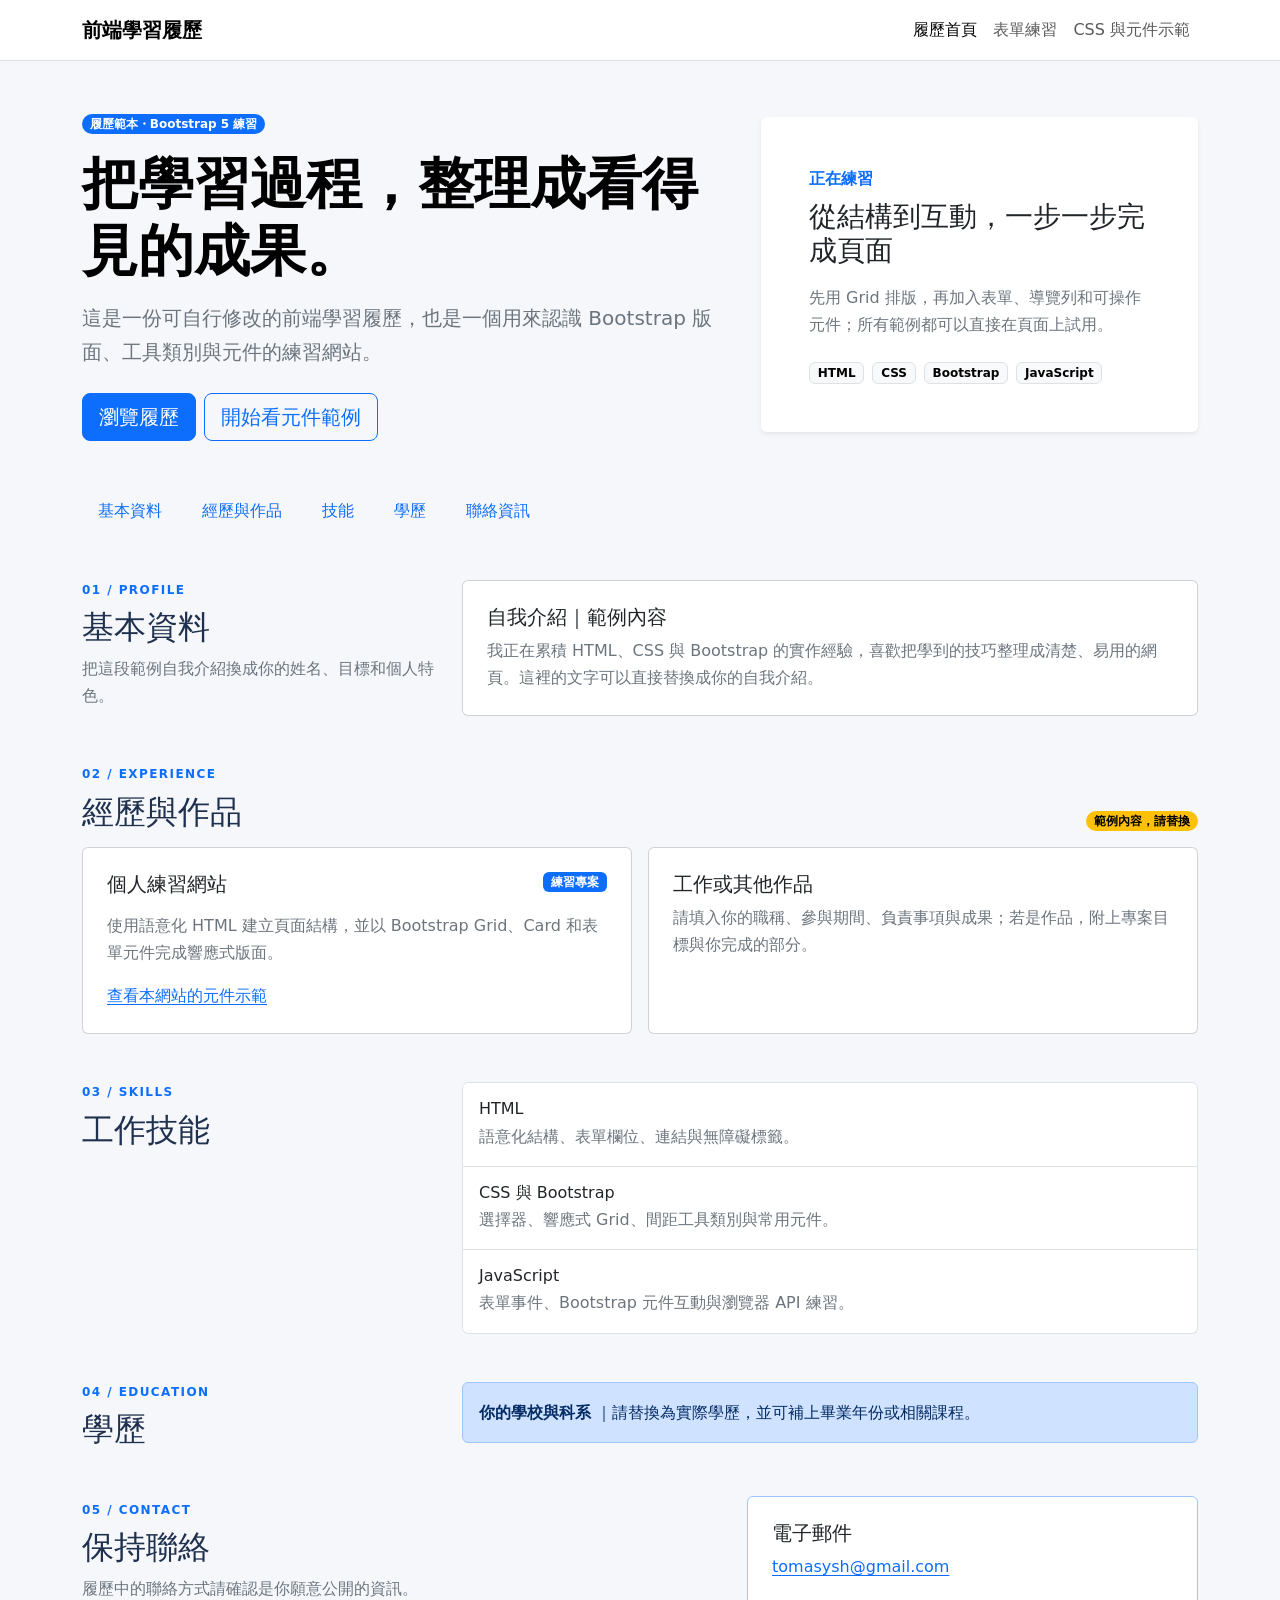
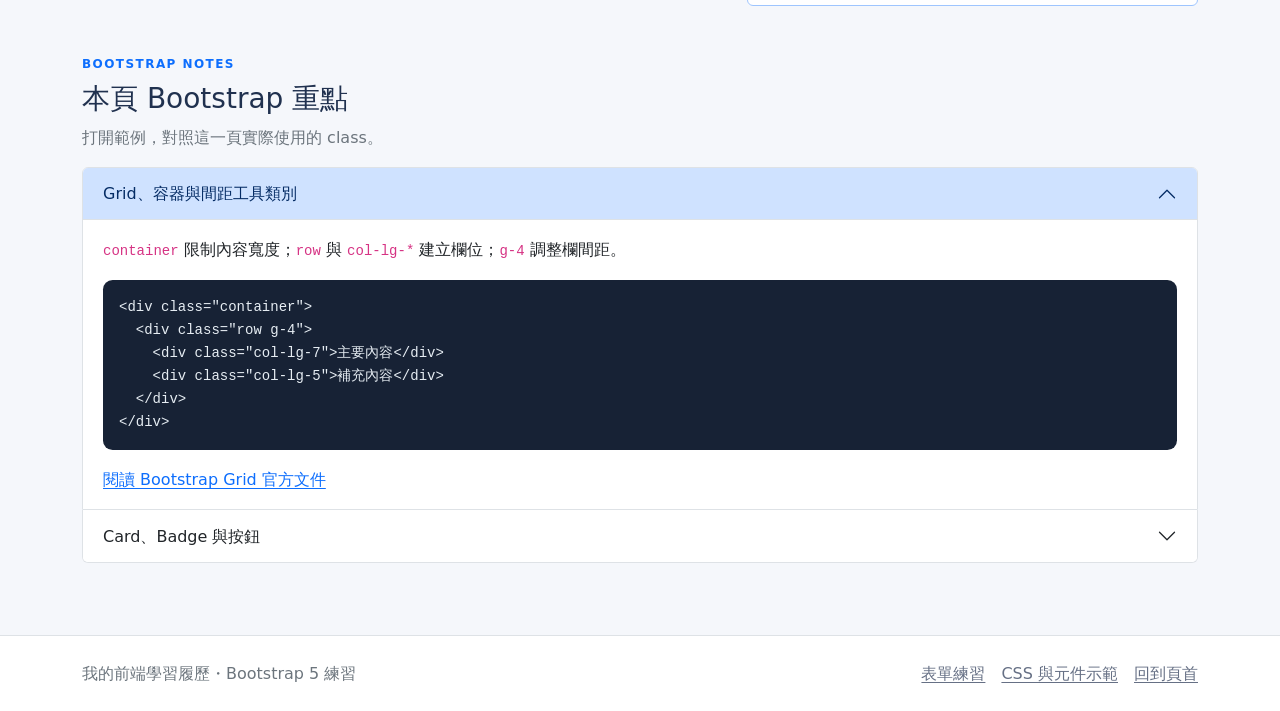
<file: index.html>
<!doctype html>
<html lang="zh-TW">
  <head>
    <meta charset="UTF-8" />
    <meta name="viewport" content="width=device-width, initial-scale=1.0" />
    <meta
      name="description"
      content="一份履歷與前端學習練習，示範 Bootstrap 5 的響應式版面與常用元件。"
    />
    <link rel="icon" type="image/svg+xml" href="favicon.svg" />
    <title>我的前端學習履歷</title>
    <link
      href="https://cdn.jsdelivr.net/npm/bootstrap@5.3.8/dist/css/bootstrap.min.css"
      rel="stylesheet"
      integrity="sha384-sRIl4kxILFvY47J16cr9ZwB07vP4J8+LH7qKQnuqkuIAvNWLzeN8tE5YBujZqJLB"
      crossorigin="anonymous"
    />
    <link rel="stylesheet" href="style.css" />
  </head>
  <body>
    <a class="visually-hidden-focusable skip-link" href="#main-content">跳到主要內容</a>

    <header>
      <nav class="navbar navbar-expand-lg bg-white border-bottom sticky-top" aria-label="主要導覽">
        <div class="container">
          <a class="navbar-brand fw-bold" href="index.html">前端學習履歷</a>
          <button
            class="navbar-toggler"
            type="button"
            data-bs-toggle="collapse"
            data-bs-target="#siteNavigation"
            aria-controls="siteNavigation"
            aria-expanded="false"
            aria-label="切換導覽"
          >
            <span class="navbar-toggler-icon"></span>
          </button>
          <div class="collapse navbar-collapse" id="siteNavigation">
            <ul class="navbar-nav ms-auto mb-2 mb-lg-0">
              <li class="nav-item">
                <a class="nav-link active" aria-current="page" href="index.html">履歷首頁</a>
              </li>
              <li class="nav-item"><a class="nav-link" href="form.html">表單練習</a></li>
              <li class="nav-item"><a class="nav-link" href="demo-css.html">CSS 與元件示範</a></li>
            </ul>
          </div>
        </div>
      </nav>
    </header>

    <main id="main-content">
      <section class="container py-5" aria-labelledby="page-title">
        <div class="row align-items-center g-4 g-lg-5">
          <div class="col-lg-7" data-reveal>
            <span class="badge text-bg-primary rounded-pill mb-3">履歷範本・Bootstrap 5 練習</span>
            <h1 class="display-4 fw-bold text-body-emphasis mb-3" id="page-title">
              把學習過程，整理成看得見的成果。
            </h1>
            <p class="lead text-secondary mb-4">
              這是一份可自行修改的前端學習履歷，也是一個用來認識 Bootstrap 版面、工具類別與元件的練習網站。
            </p>
            <div class="d-flex flex-wrap gap-2">
              <a class="btn btn-primary btn-lg" href="#basicInfo">瀏覽履歷</a>
              <a class="btn btn-outline-primary btn-lg" href="demo-css.html">開始看元件範例</a>
            </div>
          </div>
          <div class="col-lg-5" data-reveal>
            <div class="card border-0 shadow-sm lift-card">
              <div class="card-body p-4 p-lg-5">
                <p class="text-primary fw-semibold mb-2">正在練習</p>
                <h2 class="h3 card-title mb-3">從結構到互動，一步一步完成頁面</h2>
                <p class="card-text text-secondary mb-4">
                  先用 Grid 排版，再加入表單、導覽列和可操作元件；所有範例都可以直接在頁面上試用。
                </p>
                <div class="d-flex flex-wrap gap-2" aria-label="練習主題">
                  <span class="badge text-bg-light border">HTML</span>
                  <span class="badge text-bg-light border">CSS</span>
                  <span class="badge text-bg-light border">Bootstrap</span>
                  <span class="badge text-bg-light border">JavaScript</span>
                </div>
              </div>
            </div>
          </div>
        </div>
      </section>

      <nav class="container pb-4" aria-label="履歷章節">
        <div class="nav nav-pills flex-wrap gap-2">
          <a class="nav-link" href="#basicInfo">基本資料</a>
          <a class="nav-link" href="#workExperience">經歷與作品</a>
          <a class="nav-link" href="#workSkills">技能</a>
          <a class="nav-link" href="#education">學歷</a>
          <a class="nav-link" href="#contact">聯絡資訊</a>
        </div>
      </nav>

      <div class="container pb-5">
        <section class="py-4" id="basicInfo" aria-labelledby="basic-info-title">
          <div class="row g-4 align-items-stretch">
            <div class="col-lg-4" data-reveal>
              <div class="section-heading h-100">
                <p class="section-kicker">01 / PROFILE</p>
                <h2 class="h2" id="basic-info-title">基本資料</h2>
                <p class="text-secondary mb-0">把這段範例自我介紹換成你的姓名、目標和個人特色。</p>
              </div>
            </div>
            <div class="col-lg-8" data-reveal>
              <div class="card h-100 lift-card">
                <div class="card-body p-4">
                  <h3 class="h5 card-title">自我介紹｜範例內容</h3>
                  <p class="card-text text-secondary mb-0">
                    我正在累積 HTML、CSS 與 Bootstrap 的實作經驗，喜歡把學到的技巧整理成清楚、易用的網頁。這裡的文字可以直接替換成你的自我介紹。
                  </p>
                </div>
              </div>
            </div>
          </div>
        </section>

        <section class="py-4" id="workExperience" aria-labelledby="experience-title">
          <div class="d-flex flex-wrap align-items-end justify-content-between gap-3 mb-3" data-reveal>
            <div class="section-heading">
              <p class="section-kicker">02 / EXPERIENCE</p>
              <h2 class="h2 mb-0" id="experience-title">經歷與作品</h2>
            </div>
            <span class="badge rounded-pill text-bg-warning">範例內容，請替換</span>
          </div>
          <div class="row g-3">
            <div class="col-md-6" data-reveal>
              <article class="card h-100 lift-card">
                <div class="card-body p-4">
                  <div class="d-flex justify-content-between align-items-start gap-2 mb-3">
                    <h3 class="h5 card-title mb-0">個人練習網站</h3>
                    <span class="badge text-bg-primary">練習專案</span>
                  </div>
                  <p class="card-text text-secondary">
                    使用語意化 HTML 建立頁面結構，並以 Bootstrap Grid、Card 和表單元件完成響應式版面。
                  </p>
                  <a class="card-link" href="demo-css.html">查看本網站的元件示範</a>
                </div>
              </article>
            </div>
            <div class="col-md-6" data-reveal>
              <article class="card h-100 lift-card">
                <div class="card-body p-4">
                  <h3 class="h5 card-title">工作或其他作品</h3>
                  <p class="card-text text-secondary mb-0">
                    請填入你的職稱、參與期間、負責事項與成果；若是作品，附上專案目標與你完成的部分。
                  </p>
                </div>
              </article>
            </div>
          </div>
        </section>

        <section class="py-4" id="workSkills" aria-labelledby="skills-title">
          <div class="row g-4">
            <div class="col-lg-4" data-reveal>
              <div class="section-heading">
                <p class="section-kicker">03 / SKILLS</p>
                <h2 class="h2 mb-0" id="skills-title">工作技能</h2>
              </div>
            </div>
            <div class="col-lg-8" data-reveal>
              <div class="list-group">
                <div class="list-group-item p-3">
                  <h3 class="h6 mb-1">HTML</h3>
                  <p class="text-secondary mb-0">語意化結構、表單欄位、連結與無障礙標籤。</p>
                </div>
                <div class="list-group-item p-3">
                  <h3 class="h6 mb-1">CSS 與 Bootstrap</h3>
                  <p class="text-secondary mb-0">選擇器、響應式 Grid、間距工具類別與常用元件。</p>
                </div>
                <div class="list-group-item p-3">
                  <h3 class="h6 mb-1">JavaScript</h3>
                  <p class="text-secondary mb-0">表單事件、Bootstrap 元件互動與瀏覽器 API 練習。</p>
                </div>
              </div>
            </div>
          </div>
        </section>

        <section class="py-4" id="education" aria-labelledby="education-title">
          <div class="row g-4">
            <div class="col-lg-4" data-reveal>
              <div class="section-heading">
                <p class="section-kicker">04 / EDUCATION</p>
                <h2 class="h2 mb-0" id="education-title">學歷</h2>
              </div>
            </div>
            <div class="col-lg-8" data-reveal>
              <div class="alert alert-primary mb-0" role="note">
                <span class="fw-semibold">你的學校與科系</span>
                <span>｜請替換為實際學歷，並可補上畢業年份或相關課程。</span>
              </div>
            </div>
          </div>
        </section>

        <section class="py-4" id="contact" aria-labelledby="contact-title">
          <div class="row g-4 align-items-center">
            <div class="col-lg-7" data-reveal>
              <p class="section-kicker">05 / CONTACT</p>
              <h2 class="h2" id="contact-title">保持聯絡</h2>
              <p class="text-secondary mb-lg-0">履歷中的聯絡方式請確認是你願意公開的資訊。</p>
            </div>
            <div class="col-lg-5" data-reveal>
              <div class="card border-primary-subtle lift-card">
                <div class="card-body p-4">
                  <h3 class="h5 card-title">電子郵件</h3>
                  <a href="mailto:tomasysh@gmail.com">tomasysh@gmail.com</a>
                </div>
              </div>
            </div>
          </div>
        </section>

        <section class="py-4" aria-labelledby="learning-notes-title">
          <div class="section-heading mb-3" data-reveal>
            <p class="section-kicker">BOOTSTRAP NOTES</p>
            <h2 class="h3" id="learning-notes-title">本頁 Bootstrap 重點</h2>
            <p class="text-secondary mb-0">打開範例，對照這一頁實際使用的 class。</p>
          </div>
          <div class="accordion" id="homeLessons" data-reveal>
            <div class="accordion-item">
              <h3 class="accordion-header" id="homeGridHeading">
                <button class="accordion-button" type="button" data-bs-toggle="collapse" data-bs-target="#homeGridLesson" aria-expanded="true" aria-controls="homeGridLesson">
                  Grid、容器與間距工具類別
                </button>
              </h3>
              <div id="homeGridLesson" class="accordion-collapse collapse show" aria-labelledby="homeGridHeading" data-bs-parent="#homeLessons">
                <div class="accordion-body">
                  <p><code>container</code> 限制內容寬度；<code>row</code> 與 <code>col-lg-*</code> 建立欄位；<code>g-4</code> 調整欄間距。</p>
                  <pre class="code-sample"><code>&lt;div class="container"&gt;
  &lt;div class="row g-4"&gt;
    &lt;div class="col-lg-7"&gt;主要內容&lt;/div&gt;
    &lt;div class="col-lg-5"&gt;補充內容&lt;/div&gt;
  &lt;/div&gt;
&lt;/div&gt;</code></pre>
                  <a href="https://getbootstrap.com/docs/5.3/layout/grid/" target="_blank" rel="noreferrer">閱讀 Bootstrap Grid 官方文件</a>
                </div>
              </div>
            </div>
            <div class="accordion-item">
              <h3 class="accordion-header" id="homeCardHeading">
                <button class="accordion-button collapsed" type="button" data-bs-toggle="collapse" data-bs-target="#homeCardLesson" aria-expanded="false" aria-controls="homeCardLesson">
                  Card、Badge 與按鈕
                </button>
              </h3>
              <div id="homeCardLesson" class="accordion-collapse collapse" aria-labelledby="homeCardHeading" data-bs-parent="#homeLessons">
                <div class="accordion-body">
                  <p>Card 組織一段內容，Badge 表示分類，Button class 可建立主要或次要操作。</p>
                  <pre class="code-sample"><code>&lt;article class="card"&gt;
  &lt;div class="card-body"&gt;
    &lt;span class="badge text-bg-primary"&gt;練習專案&lt;/span&gt;
    &lt;h3 class="card-title"&gt;作品名稱&lt;/h3&gt;
    &lt;a class="btn btn-outline-primary" href="#"&gt;了解更多&lt;/a&gt;
  &lt;/div&gt;
&lt;/article&gt;</code></pre>
                  <a href="https://getbootstrap.com/docs/5.3/components/card/" target="_blank" rel="noreferrer">閱讀 Bootstrap Card 官方文件</a>
                </div>
              </div>
            </div>
          </div>
        </section>
      </div>
    </main>

    <footer class="site-footer border-top bg-white py-4">
      <div class="container d-flex flex-column flex-sm-row justify-content-between align-items-start align-items-sm-center gap-2">
        <p class="mb-0 text-secondary">我的前端學習履歷・Bootstrap 5 練習</p>
        <div class="d-flex flex-wrap gap-3">
          <a href="form.html">表單練習</a>
          <a href="demo-css.html">CSS 與元件示範</a>
          <a href="#main-content">回到頁首</a>
        </div>
      </div>
    </footer>

    <script
      src="https://cdn.jsdelivr.net/npm/bootstrap@5.3.8/dist/js/bootstrap.bundle.min.js"
      integrity="sha384-FKyoEForCGlyvwx9Hj09JcYn3nv7wiPVlz7YYwJrWVcXK/BmnVDxM+D2scQbITxI"
      crossorigin="anonymous"
    ></script>
    <script src="script.js"></script>
  </body>
</html>
</file>
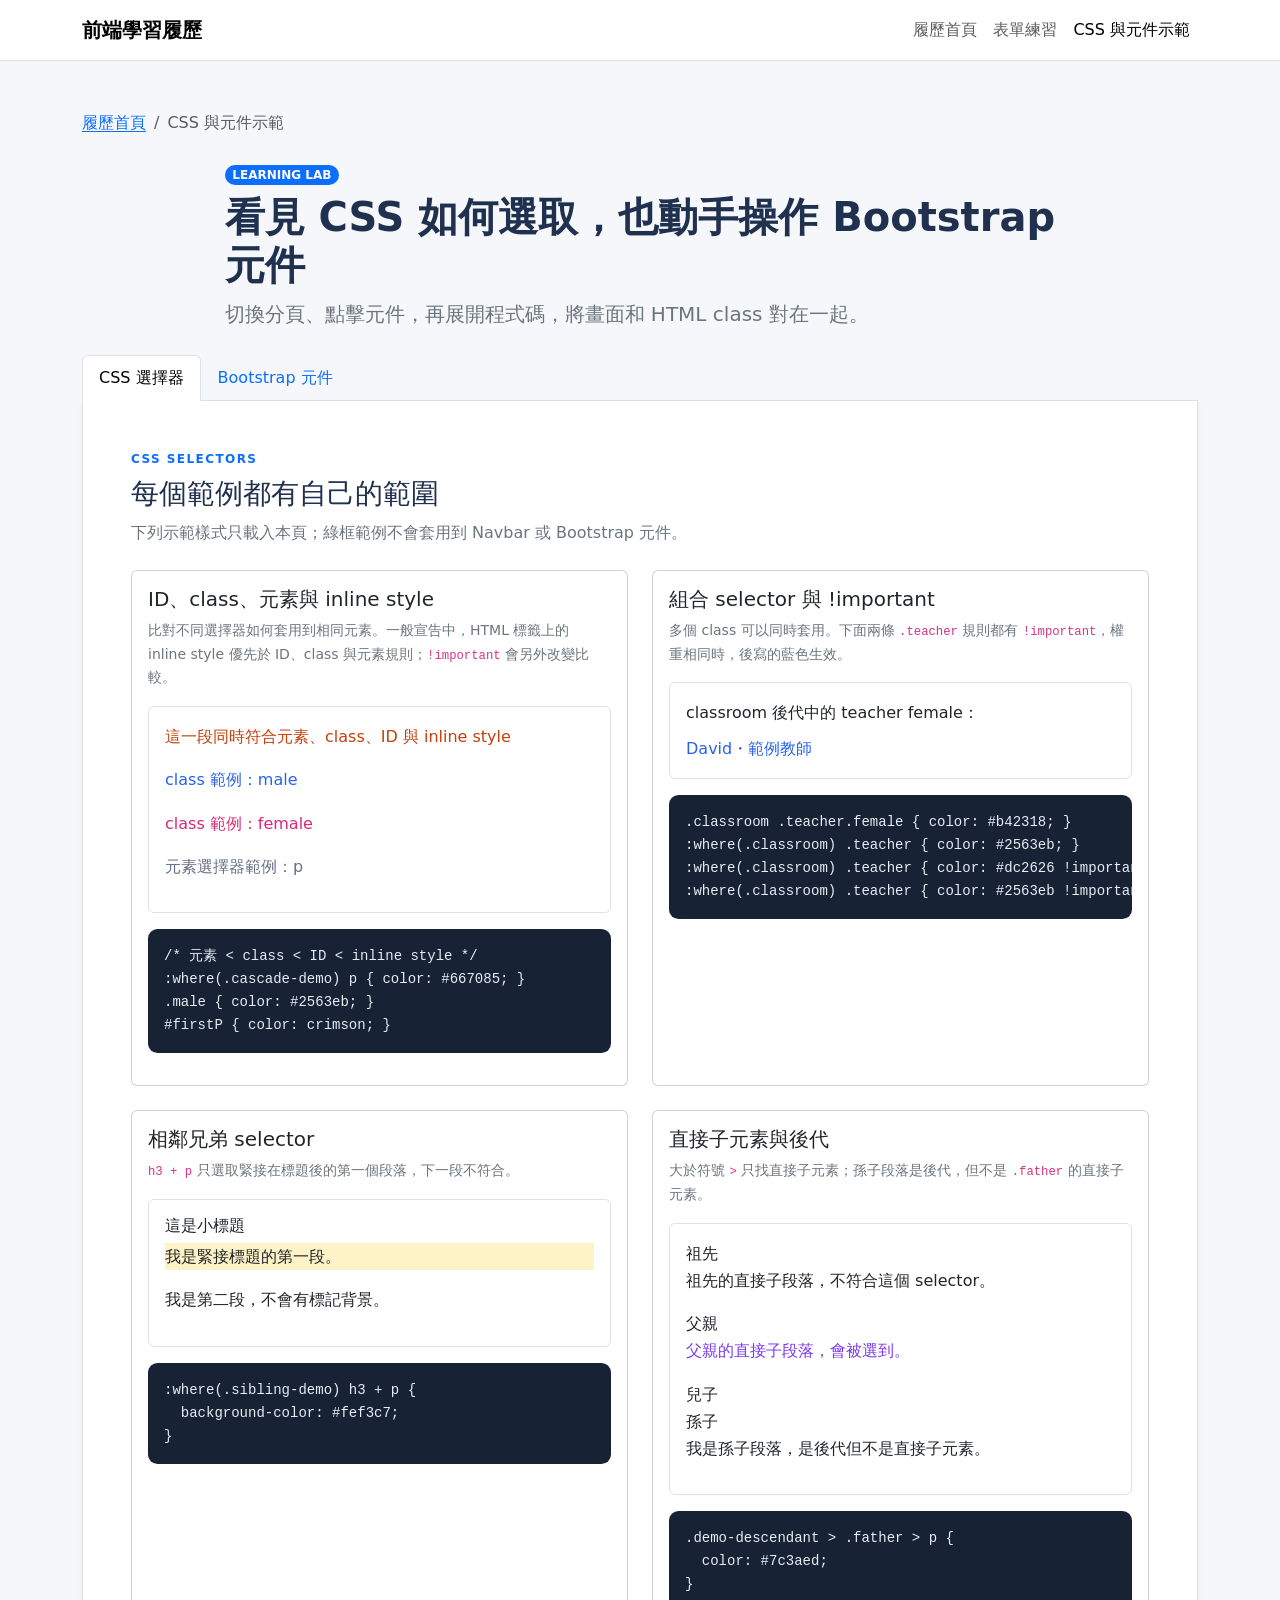
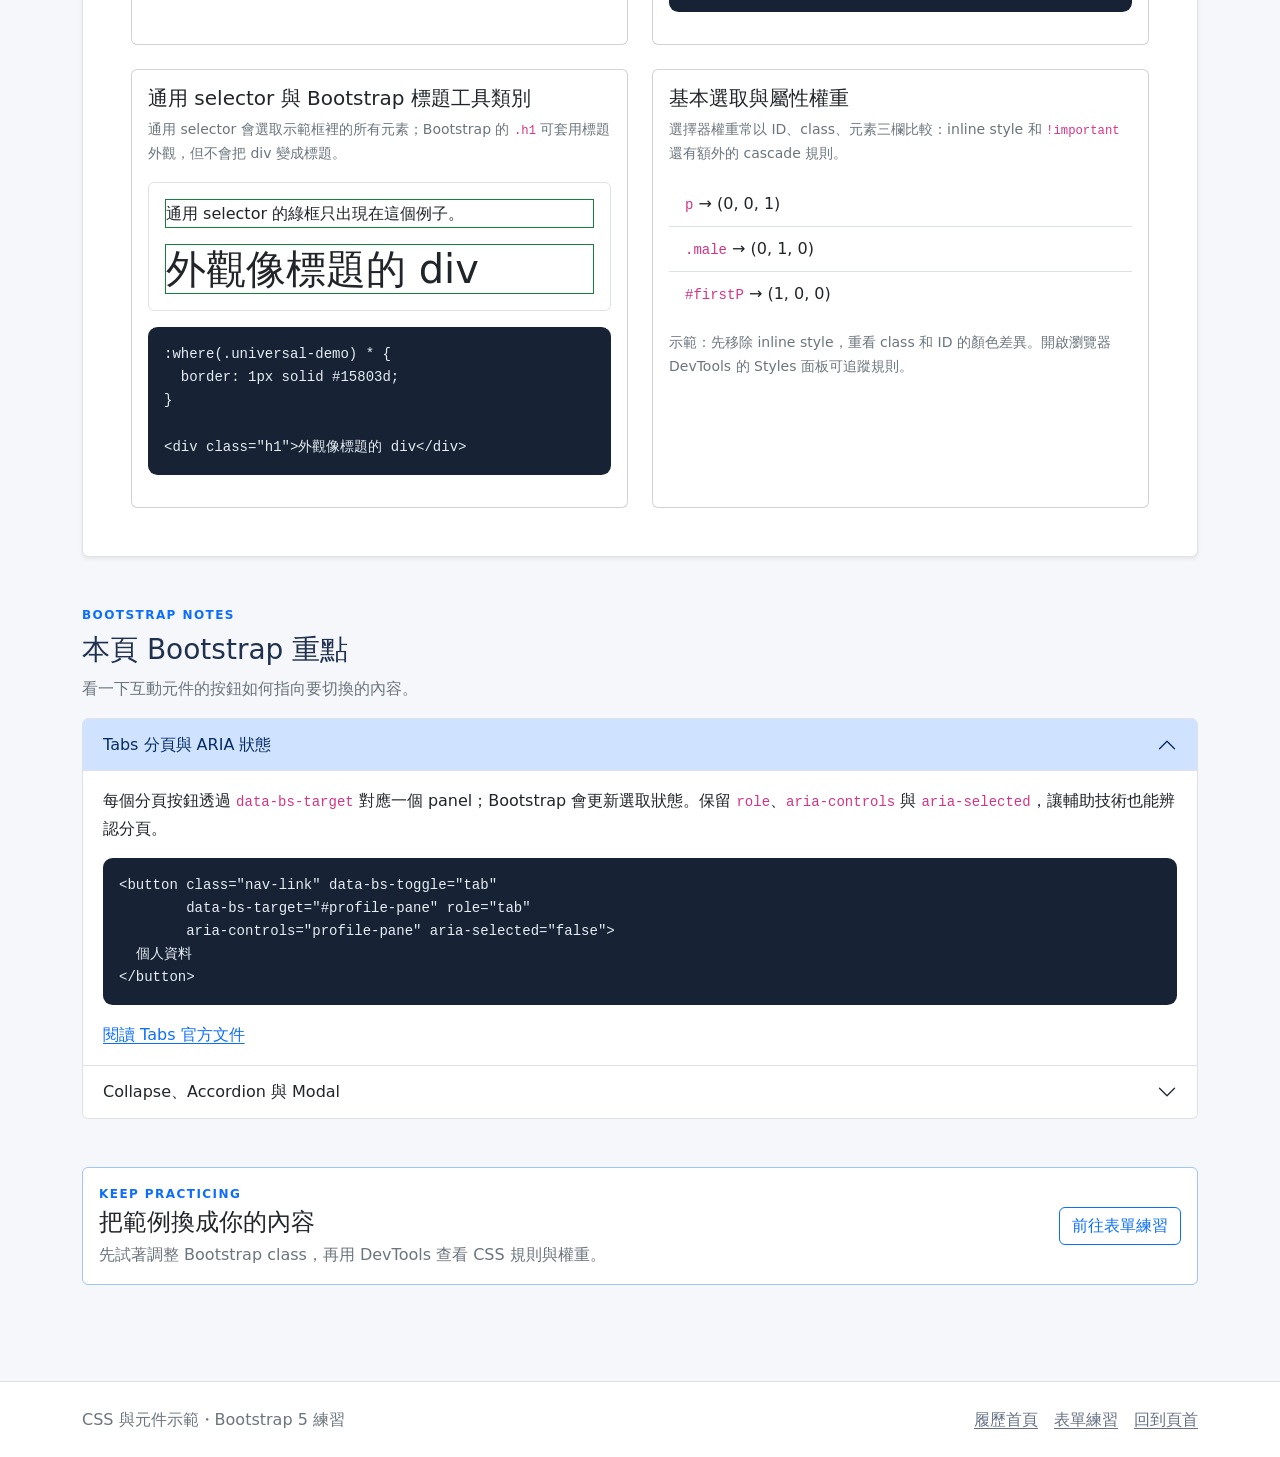
<file: demo-css.html>
<!doctype html>
<html lang="zh-TW">
  <head>
    <meta charset="UTF-8" />
    <meta name="viewport" content="width=device-width, initial-scale=1.0" />
    <meta name="description" content="互動認識 CSS 選擇器與 Bootstrap 5 常用元件。" />
    <link rel="icon" type="image/svg+xml" href="favicon.svg" />
    <title>CSS 與元件示範｜我的前端學習履歷</title>
    <link
      href="https://cdn.jsdelivr.net/npm/bootstrap@5.3.8/dist/css/bootstrap.min.css"
      rel="stylesheet"
      integrity="sha384-sRIl4kxILFvY47J16cr9ZwB07vP4J8+LH7qKQnuqkuIAvNWLzeN8tE5YBujZqJLB"
      crossorigin="anonymous"
    />
    <link rel="stylesheet" href="style.css" />
    <link rel="stylesheet" href="style2.css" />
  </head>
  <body>
    <a class="visually-hidden-focusable skip-link" href="#main-content">跳到主要內容</a>

    <header>
      <nav class="navbar navbar-expand-lg bg-white border-bottom sticky-top" aria-label="主要導覽">
        <div class="container">
          <a class="navbar-brand fw-bold" href="index.html">前端學習履歷</a>
          <button
            class="navbar-toggler"
            type="button"
            data-bs-toggle="collapse"
            data-bs-target="#siteNavigation"
            aria-controls="siteNavigation"
            aria-expanded="false"
            aria-label="切換導覽"
          >
            <span class="navbar-toggler-icon"></span>
          </button>
          <div class="collapse navbar-collapse" id="siteNavigation">
            <ul class="navbar-nav ms-auto mb-2 mb-lg-0">
              <li class="nav-item"><a class="nav-link" href="index.html">履歷首頁</a></li>
              <li class="nav-item"><a class="nav-link" href="form.html">表單練習</a></li>
              <li class="nav-item">
                <a class="nav-link active" aria-current="page" href="demo-css.html">CSS 與元件示範</a>
              </li>
            </ul>
          </div>
        </div>
      </nav>
    </header>

    <main class="container py-4 py-lg-5" id="main-content">
      <nav aria-label="麵包屑導覽" class="mb-4">
        <ol class="breadcrumb">
          <li class="breadcrumb-item"><a href="index.html">履歷首頁</a></li>
          <li class="breadcrumb-item active" aria-current="page">CSS 與元件示範</li>
        </ol>
      </nav>

      <div class="row justify-content-center mb-4">
        <div class="col-lg-9" data-reveal>
          <span class="badge text-bg-primary rounded-pill mb-2">LEARNING LAB</span>
          <h1 class="display-6 fw-bold">看見 CSS 如何選取，也動手操作 Bootstrap 元件</h1>
          <p class="lead text-secondary mb-0">切換分頁、點擊元件，再展開程式碼，將畫面和 HTML class 對在一起。</p>
        </div>
      </div>

      <ul class="nav nav-tabs" id="learningTabs" role="tablist" aria-label="學習主題">
        <li class="nav-item" role="presentation">
          <button class="nav-link active" id="css-tab" data-bs-toggle="tab" data-bs-target="#css-pane" type="button" role="tab" aria-controls="css-pane" aria-selected="true">
            CSS 選擇器
          </button>
        </li>
        <li class="nav-item" role="presentation">
          <button class="nav-link" id="bootstrap-tab" data-bs-toggle="tab" data-bs-target="#bootstrap-pane" type="button" role="tab" aria-controls="bootstrap-pane" aria-selected="false">
            Bootstrap 元件
          </button>
        </li>
      </ul>

      <div class="tab-content border border-top-0 rounded-bottom bg-white p-3 p-md-4 p-lg-5 shadow-sm" id="learningTabContent">
        <section class="tab-pane fade show active" id="css-pane" role="tabpanel" aria-labelledby="css-tab" tabindex="0">
          <div class="section-heading mb-4">
            <p class="section-kicker">CSS SELECTORS</p>
            <h2 class="h3">每個範例都有自己的範圍</h2>
            <p class="text-secondary mb-0">下列示範樣式只載入本頁；綠框範例不會套用到 Navbar 或 Bootstrap 元件。</p>
          </div>

          <div class="row g-4">
            <div class="col-lg-6" data-reveal>
              <article class="card h-100">
                <div class="card-body">
                  <h3 class="h5 card-title">ID、class、元素與 inline style</h3>
                  <p class="small text-secondary">比對不同選擇器如何套用到相同元素。一般宣告中，HTML 標籤上的 inline style 優先於 ID、class 與元素規則；<code>!important</code> 會另外改變比較。</p>
                  <div class="cascade-demo border rounded p-3 mb-3" aria-label="選擇器與宣告比較範例">
                    <p id="firstP" class="male" style="color: #c2410c">這一段同時符合元素、class、ID 與 inline style</p>
                    <p class="male">class 範例：male</p>
                    <p class="female">class 範例：female</p>
                    <p>元素選擇器範例：p</p>
                  </div>
                  <pre class="code-sample"><code>/* 元素 &lt; class &lt; ID &lt; inline style */
:where(.cascade-demo) p { color: #667085; }
.male { color: #2563eb; }
#firstP { color: crimson; }</code></pre>
                </div>
              </article>
            </div>

            <div class="col-lg-6" data-reveal>
              <article class="card h-100">
                <div class="card-body">
                  <h3 class="h5 card-title">組合 selector 與 !important</h3>
                  <p class="small text-secondary">多個 class 可以同時套用。下面兩條 <code>.teacher</code> 規則都有 <code>!important</code>，權重相同時，後寫的藍色生效。</p>
                  <div class="classroom border rounded p-3 mb-3">
                    <p class="mb-2">classroom 後代中的 teacher female：</p>
                    <div class="teacher female">David・範例教師</div>
                  </div>
                  <pre class="code-sample"><code>.classroom .teacher.female { color: #b42318; }
:where(.classroom) .teacher { color: #2563eb; }
:where(.classroom) .teacher { color: #dc2626 !important; }
:where(.classroom) .teacher { color: #2563eb !important; }</code></pre>
                </div>
              </article>
            </div>

            <div class="col-lg-6" data-reveal>
              <article class="card h-100">
                <div class="card-body">
                  <h3 class="h5 card-title">相鄰兄弟 selector</h3>
                  <p class="small text-secondary"><code>h3 + p</code> 只選取緊接在標題後的第一個段落，下一段不符合。</p>
                  <div class="sibling-demo border rounded p-3 mb-3">
                    <h3 class="h6">這是小標題</h3>
                    <p>我是緊接標題的第一段。</p>
                    <p>我是第二段，不會有標記背景。</p>
                  </div>
                  <pre class="code-sample"><code>:where(.sibling-demo) h3 + p {
  background-color: #fef3c7;
}</code></pre>
                </div>
              </article>
            </div>

            <div class="col-lg-6" data-reveal>
              <article class="card h-100">
                <div class="card-body">
                  <h3 class="h5 card-title">直接子元素與後代</h3>
                  <p class="small text-secondary">大於符號 <code>&gt;</code> 只找直接子元素；孫子段落是後代，但不是 <code>.father</code> 的直接子元素。</p>
                  <div class="demo-descendant border rounded p-3 mb-3">
                    祖先
                    <p>祖先的直接子段落，不符合這個 selector。</p>
                    <div class="father">
                      父親
                      <p>父親的直接子段落，會被選到。</p>
                      <div class="son">
                        兒子
                        <div class="grandson">
                          孫子
                          <p class="target">我是孫子段落，是後代但不是直接子元素。</p>
                        </div>
                      </div>
                    </div>
                  </div>
                  <pre class="code-sample"><code>.demo-descendant &gt; .father &gt; p {
  color: #7c3aed;
}</code></pre>
                </div>
              </article>
            </div>

            <div class="col-lg-6" data-reveal>
              <article class="card h-100">
                <div class="card-body">
                  <h3 class="h5 card-title">通用 selector 與 Bootstrap 標題工具類別</h3>
                  <p class="small text-secondary">通用 selector 會選取示範框裡的所有元素；Bootstrap 的 <code>.h1</code> 可套用標題外觀，但不會把 div 變成標題。</p>
                  <div class="universal-demo border rounded p-3 mb-3">
                    <p>通用 selector 的綠框只出現在這個例子。</p>
                    <div class="h1 mb-0">外觀像標題的 div</div>
                  </div>
                  <pre class="code-sample"><code>:where(.universal-demo) * {
  border: 1px solid #15803d;
}

&lt;div class="h1"&gt;外觀像標題的 div&lt;/div&gt;</code></pre>
                </div>
              </article>
            </div>

            <div class="col-lg-6" data-reveal>
              <article class="card h-100">
                <div class="card-body">
                  <h3 class="h5 card-title">基本選取與屬性權重</h3>
                  <p class="small text-secondary">選擇器權重常以 ID、class、元素三欄比較：inline style 和 <code>!important</code> 還有額外的 cascade 規則。</p>
                  <ul class="list-group list-group-flush mb-3">
                    <li class="list-group-item"><code>p</code> → (0, 0, 1)</li>
                    <li class="list-group-item"><code>.male</code> → (0, 1, 0)</li>
                    <li class="list-group-item"><code>#firstP</code> → (1, 0, 0)</li>
                  </ul>
                  <p class="small text-secondary mb-0">示範：先移除 inline style，重看 class 和 ID 的顏色差異。開啟瀏覽器 DevTools 的 Styles 面板可追蹤規則。</p>
                </div>
              </article>
            </div>
          </div>
        </section>

        <section class="tab-pane fade" id="bootstrap-pane" role="tabpanel" aria-labelledby="bootstrap-tab" tabindex="0">
          <div class="section-heading mb-4">
            <p class="section-kicker">BOOTSTRAP COMPONENTS</p>
            <h2 class="h3">直接操作，再看對應的 class</h2>
            <p class="text-secondary mb-0">Navbar 已可在窄螢幕收合；以下示範卡片、清單、Accordion、Modal 和表單元件。</p>
          </div>

          <div class="row g-4">
            <div class="col-lg-6" data-reveal>
              <article class="card h-100 lift-card">
                <div class="card-body">
                  <div class="d-flex justify-content-between gap-2 mb-3">
                    <h3 class="h5 card-title mb-0">Card + Badge + Button</h3>
                    <span class="badge text-bg-success align-self-start">可操作</span>
                  </div>
                  <p class="card-text text-secondary">Card 適合把標題、說明和操作連結組成一塊內容。</p>
                  <button class="btn btn-primary" type="button" data-bs-toggle="collapse" data-bs-target="#cardCode" aria-expanded="false" aria-controls="cardCode">查看程式碼</button>
                  <div class="collapse mt-3" id="cardCode">
                    <pre class="code-sample mb-0"><code>&lt;div class="card"&gt;
  &lt;div class="card-body"&gt;
    &lt;span class="badge text-bg-success"&gt;新內容&lt;/span&gt;
    &lt;a class="btn btn-primary" href="#"&gt;打開&lt;/a&gt;
  &lt;/div&gt;
&lt;/div&gt;</code></pre>
                  </div>
                </div>
              </article>
            </div>

            <div class="col-lg-6" data-reveal>
              <article class="card h-100">
                <div class="card-body">
                  <h3 class="h5 card-title">Alert + List group</h3>
                  <div class="alert alert-primary" role="status">這是帶有語意顏色的 Bootstrap Alert。</div>
                  <ul class="list-group">
                    <li class="list-group-item">第一個清單項目</li>
                    <li class="list-group-item">第二個清單項目</li>
                    <li class="list-group-item d-flex justify-content-between align-items-center">
                      未讀範例<span class="badge text-bg-primary rounded-pill">2</span>
                    </li>
                  </ul>
                </div>
              </article>
            </div>

            <div class="col-lg-6" data-reveal>
              <article class="card h-100">
                <div class="card-body">
                  <h3 class="h5 card-title">Accordion</h3>
                  <p class="small text-secondary">標題按鈕透過 <code>data-bs-target</code> 指向可展開的面板。</p>
                  <div class="accordion" id="componentAccordion">
                    <div class="accordion-item">
                      <h4 class="accordion-header" id="componentAccordionHeading">
                        <button class="accordion-button" type="button" data-bs-toggle="collapse" data-bs-target="#componentAccordionPanel" aria-expanded="true" aria-controls="componentAccordionPanel">
                          展開互動內容
                        </button>
                      </h4>
                      <div id="componentAccordionPanel" class="accordion-collapse collapse show" aria-labelledby="componentAccordionHeading" data-bs-parent="#componentAccordion">
                        <div class="accordion-body">Accordion 也可以用來整理常見問題、課程章節和說明文字。</div>
                      </div>
                    </div>
                  </div>
                </div>
              </article>
            </div>

            <div class="col-lg-6" data-reveal>
              <article class="card h-100">
                <div class="card-body">
                  <h3 class="h5 card-title">Modal 對話框</h3>
                  <p class="card-text text-secondary">用按鈕開啟，透過關閉按鈕、Escape 或背景區域關閉。</p>
                  <button class="btn btn-outline-primary" type="button" data-bs-toggle="modal" data-bs-target="#learningModal">開啟學習提示</button>
                </div>
              </article>
            </div>

            <div class="col-lg-6" data-reveal>
              <article class="card h-100">
                <div class="card-body">
                  <h3 class="h5 card-title">Form select + Form check</h3>
                  <label for="componentTopic" class="form-label">選擇一個練習主題</label>
                  <select class="form-select mb-3" id="componentTopic">
                    <option selected>請選擇</option>
                    <option value="grid">Grid 排版</option>
                    <option value="form">表單欄位</option>
                    <option value="component">Bootstrap 元件</option>
                  </select>
                  <div class="form-check">
                    <input class="form-check-input" type="checkbox" value="" id="componentCheck" />
                    <label class="form-check-label" for="componentCheck">標記為已練習</label>
                  </div>
                  <pre class="code-sample mt-3 mb-0"><code>&lt;select class="form-select"&gt;...&lt;/select&gt;
&lt;input class="form-check-input" type="checkbox"&gt;</code></pre>
                </div>
              </article>
            </div>

            <div class="col-lg-6" data-reveal>
              <article class="card h-100">
                <div class="card-body">
                  <h3 class="h5 card-title">按鈕尺寸與狀態</h3>
                  <p class="small text-secondary">修改色彩、大小與 outline 樣式，讓主要和次要動作清楚區分。</p>
                  <div class="d-flex flex-wrap align-items-center gap-2">
                    <button class="btn btn-primary btn-sm" type="button">小型按鈕</button>
                    <button class="btn btn-outline-secondary" type="button">次要動作</button>
                    <button class="btn btn-success" type="button">完成</button>
                  </div>
                </div>
              </article>
            </div>
          </div>

          <div class="modal fade" id="learningModal" tabindex="-1" aria-labelledby="learningModalTitle" aria-hidden="true">
            <div class="modal-dialog modal-dialog-centered">
              <div class="modal-content">
                <div class="modal-header">
                  <h2 class="modal-title fs-5" id="learningModalTitle">試著檢查元件結構</h2>
                  <button type="button" class="btn-close" data-bs-dismiss="modal" aria-label="關閉"></button>
                </div>
                <div class="modal-body">
                  <p>在 DevTools 中找到 <code>.modal</code>、<code>.modal-dialog</code> 和 <code>.modal-content</code>，看看它們如何組成對話框。</p>
                  <p class="mb-0">Bootstrap 的 JavaScript bundle 負責開啟、關閉、焦點管理與轉場。</p>
                </div>
                <div class="modal-footer">
                  <button type="button" class="btn btn-primary" data-bs-dismiss="modal">知道了</button>
                </div>
              </div>
            </div>
          </div>
        </section>
      </div>

      <section class="mt-5" aria-labelledby="component-notes-title">
        <div class="section-heading mb-3" data-reveal>
          <p class="section-kicker">BOOTSTRAP NOTES</p>
          <h2 class="h3" id="component-notes-title">本頁 Bootstrap 重點</h2>
          <p class="text-secondary mb-0">看一下互動元件的按鈕如何指向要切換的內容。</p>
        </div>
        <div class="accordion" id="labLessons" data-reveal>
          <div class="accordion-item">
            <h3 class="accordion-header" id="labTabsHeading">
              <button class="accordion-button" type="button" data-bs-toggle="collapse" data-bs-target="#labTabsLesson" aria-expanded="true" aria-controls="labTabsLesson">
                Tabs 分頁與 ARIA 狀態
              </button>
            </h3>
            <div id="labTabsLesson" class="accordion-collapse collapse show" aria-labelledby="labTabsHeading" data-bs-parent="#labLessons">
              <div class="accordion-body">
                <p>每個分頁按鈕透過 <code>data-bs-target</code> 對應一個 panel；Bootstrap 會更新選取狀態。保留 <code>role</code>、<code>aria-controls</code> 與 <code>aria-selected</code>，讓輔助技術也能辨認分頁。</p>
                <pre class="code-sample"><code>&lt;button class="nav-link" data-bs-toggle="tab"
        data-bs-target="#profile-pane" role="tab"
        aria-controls="profile-pane" aria-selected="false"&gt;
  個人資料
&lt;/button&gt;</code></pre>
                <a href="https://getbootstrap.com/docs/5.3/components/navs-tabs/" target="_blank" rel="noreferrer">閱讀 Tabs 官方文件</a>
              </div>
            </div>
          </div>
          <div class="accordion-item">
            <h3 class="accordion-header" id="labCollapseHeading">
              <button class="accordion-button collapsed" type="button" data-bs-toggle="collapse" data-bs-target="#labCollapseLesson" aria-expanded="false" aria-controls="labCollapseLesson">
                Collapse、Accordion 與 Modal
              </button>
            </h3>
            <div id="labCollapseLesson" class="accordion-collapse collapse" aria-labelledby="labCollapseHeading" data-bs-parent="#labLessons">
              <div class="accordion-body">
                <p>Collapse 按鈕以 <code>data-bs-target</code> 指向內容的 ID；Accordion 再用同一個 <code>data-bs-parent</code> 管理同組面板。Modal 使用另一組觸發與關閉屬性。</p>
                <pre class="code-sample"><code>&lt;button data-bs-toggle="collapse"
        data-bs-target="#more-info"&gt;查看說明&lt;/button&gt;
&lt;div id="more-info" class="collapse"&gt;說明內容&lt;/div&gt;</code></pre>
                <a href="https://getbootstrap.com/docs/5.3/components/collapse/" target="_blank" rel="noreferrer">閱讀 Collapse 官方文件</a>
                <span class="mx-1" aria-hidden="true">·</span>
                <a href="https://getbootstrap.com/docs/5.3/components/modal/" target="_blank" rel="noreferrer">閱讀 Modal 官方文件</a>
              </div>
            </div>
          </div>
        </div>
      </section>

      <section class="mt-5" aria-labelledby="lab-notes-title">
        <div class="card border-primary-subtle" data-reveal>
          <div class="card-body d-flex flex-column flex-md-row align-items-md-center justify-content-between gap-3">
            <div>
              <p class="section-kicker mb-1">KEEP PRACTICING</p>
              <h2 class="h4 card-title mb-1" id="lab-notes-title">把範例換成你的內容</h2>
              <p class="card-text text-secondary mb-0">先試著調整 Bootstrap class，再用 DevTools 查看 CSS 規則與權重。</p>
            </div>
            <a class="btn btn-outline-primary flex-shrink-0" href="form.html">前往表單練習</a>
          </div>
        </div>
      </section>
    </main>

    <footer class="site-footer border-top bg-white py-4 mt-5">
      <div class="container d-flex flex-column flex-sm-row justify-content-between align-items-start align-items-sm-center gap-2">
        <p class="mb-0 text-secondary">CSS 與元件示範・Bootstrap 5 練習</p>
        <div class="d-flex flex-wrap gap-3">
          <a href="index.html">履歷首頁</a>
          <a href="form.html">表單練習</a>
          <a href="#main-content">回到頁首</a>
        </div>
      </div>
    </footer>

    <script
      src="https://cdn.jsdelivr.net/npm/bootstrap@5.3.8/dist/js/bootstrap.bundle.min.js"
      integrity="sha384-FKyoEForCGlyvwx9Hj09JcYn3nv7wiPVlz7YYwJrWVcXK/BmnVDxM+D2scQbITxI"
      crossorigin="anonymous"
    ></script>
    <script src="script.js"></script>
  </body>
</html>
</file>
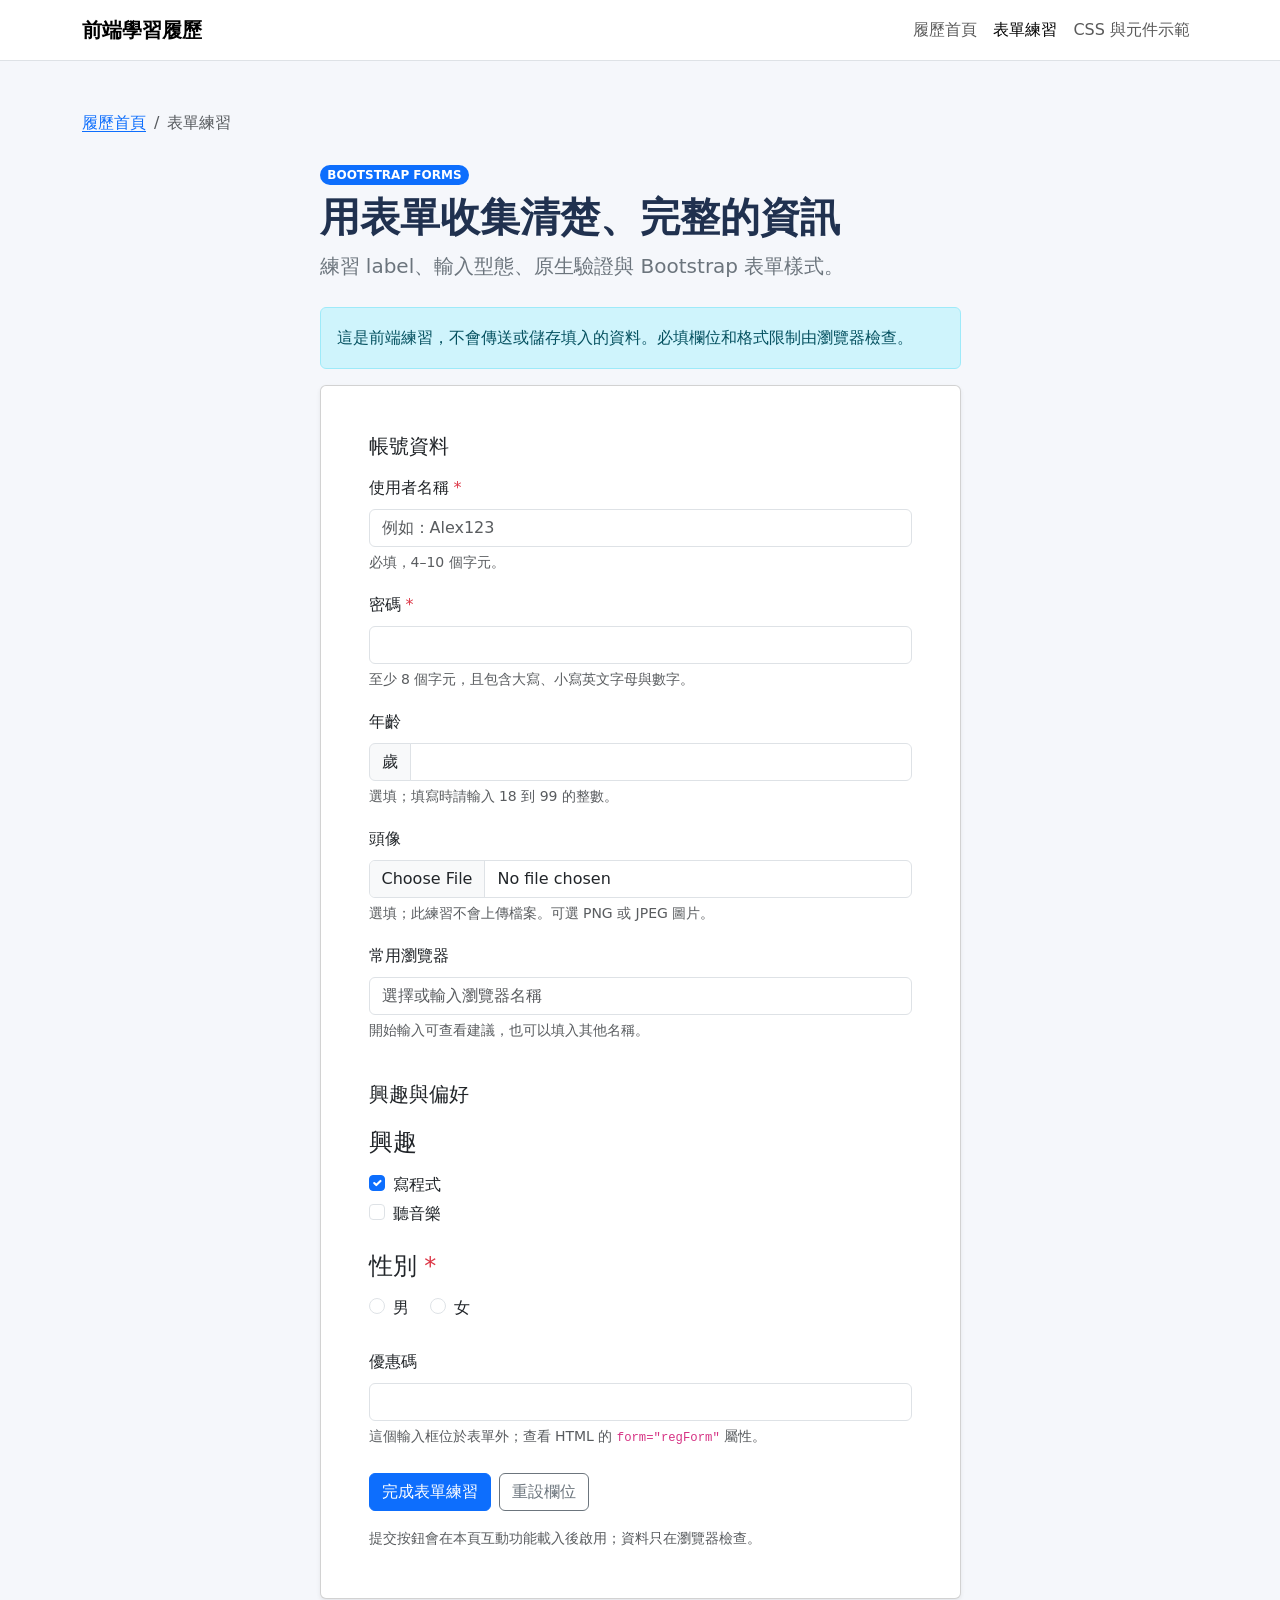
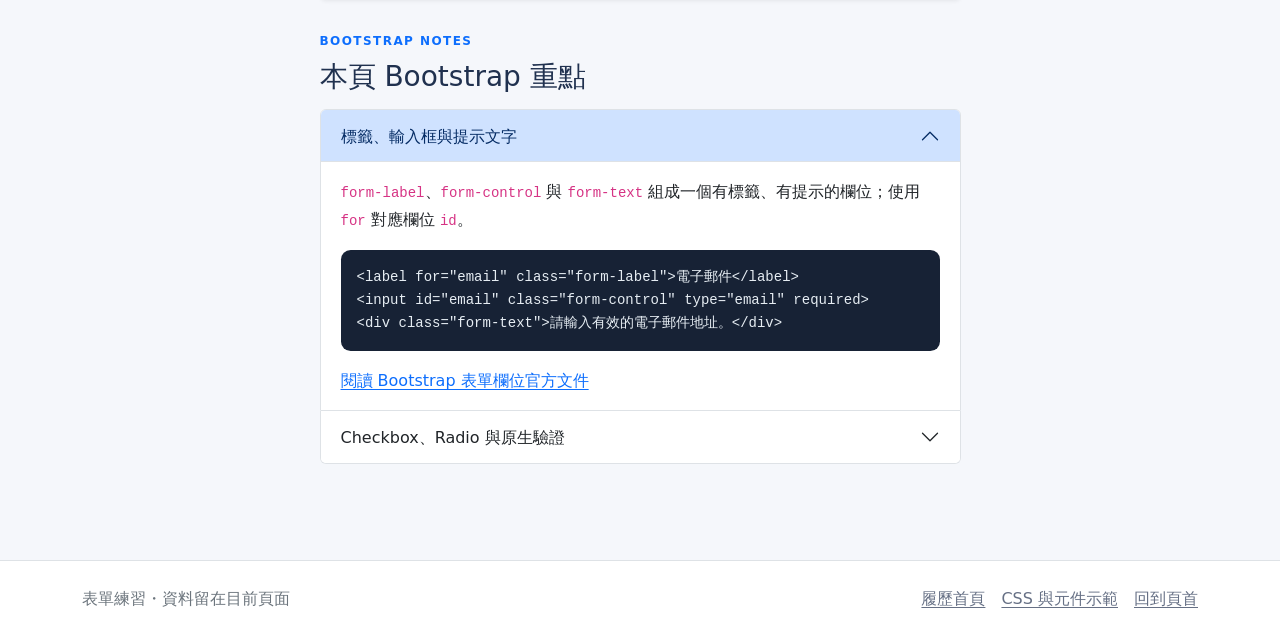
<file: form.html>
<!doctype html>
<html lang="zh-TW">
  <head>
    <meta charset="UTF-8" />
    <meta name="viewport" content="width=device-width, initial-scale=1.0" />
    <meta name="description" content="使用 Bootstrap 5 表單元件練習標籤、欄位驗證、選項控制和重設。" />
    <link rel="icon" type="image/svg+xml" href="favicon.svg" />
    <title>表單練習｜我的前端學習履歷</title>
    <link
      href="https://cdn.jsdelivr.net/npm/bootstrap@5.3.8/dist/css/bootstrap.min.css"
      rel="stylesheet"
      integrity="sha384-sRIl4kxILFvY47J16cr9ZwB07vP4J8+LH7qKQnuqkuIAvNWLzeN8tE5YBujZqJLB"
      crossorigin="anonymous"
    />
    <link rel="stylesheet" href="style.css" />
  </head>
  <body>
    <a class="visually-hidden-focusable skip-link" href="#main-content">跳到主要內容</a>

    <header>
      <nav class="navbar navbar-expand-lg bg-white border-bottom sticky-top" aria-label="主要導覽">
        <div class="container">
          <a class="navbar-brand fw-bold" href="index.html">前端學習履歷</a>
          <button
            class="navbar-toggler"
            type="button"
            data-bs-toggle="collapse"
            data-bs-target="#siteNavigation"
            aria-controls="siteNavigation"
            aria-expanded="false"
            aria-label="切換導覽"
          >
            <span class="navbar-toggler-icon"></span>
          </button>
          <div class="collapse navbar-collapse" id="siteNavigation">
            <ul class="navbar-nav ms-auto mb-2 mb-lg-0">
              <li class="nav-item"><a class="nav-link" href="index.html">履歷首頁</a></li>
              <li class="nav-item">
                <a class="nav-link active" aria-current="page" href="form.html">表單練習</a>
              </li>
              <li class="nav-item"><a class="nav-link" href="demo-css.html">CSS 與元件示範</a></li>
            </ul>
          </div>
        </div>
      </nav>
    </header>

    <main class="container py-4 py-lg-5" id="main-content">
      <nav aria-label="麵包屑導覽" class="mb-4">
        <ol class="breadcrumb">
          <li class="breadcrumb-item"><a href="index.html">履歷首頁</a></li>
          <li class="breadcrumb-item active" aria-current="page">表單練習</li>
        </ol>
      </nav>

      <div class="row justify-content-center g-4">
        <div class="col-lg-8 col-xl-7" data-reveal>
          <div class="mb-4">
            <span class="badge text-bg-primary rounded-pill mb-2">BOOTSTRAP FORMS</span>
            <h1 class="display-6 fw-bold" id="page-title">用表單收集清楚、完整的資訊</h1>
            <p class="lead text-secondary mb-0">練習 label、輸入型態、原生驗證與 Bootstrap 表單樣式。</p>
          </div>

          <div class="alert alert-info" role="note">
            這是前端練習，不會傳送或儲存填入的資料。必填欄位和格式限制由瀏覽器檢查。
          </div>

          <form id="regForm" class="card shadow-sm">
            <div class="card-body p-4 p-md-5">
              <fieldset class="mb-4">
                <legend class="h5 mb-3">帳號資料</legend>
                <div class="mb-3">
                  <label for="user" class="form-label">使用者名稱 <span class="text-danger" aria-hidden="true">*</span></label>
                  <input
                    type="text"
                    id="user"
                    name="username"
                    class="form-control"
                    required
                    minlength="4"
                    maxlength="10"
                    autocomplete="username"
                    placeholder="例如：Alex123"
                    aria-describedby="userHelp"
                  />
                  <div class="form-text" id="userHelp">必填，4–10 個字元。</div>
                </div>

                <div class="mb-3">
                  <label for="pwd" class="form-label">密碼 <span class="text-danger" aria-hidden="true">*</span></label>
                  <input
                    type="password"
                    id="pwd"
                    name="password"
                    class="form-control"
                    required
                    pattern="(?=.*\d)(?=.*[a-z])(?=.*[A-Z]).{8,}"
                    autocomplete="new-password"
                    aria-describedby="pwdHelp"
                    title="至少包含大小寫英文字母和數字，且長度至少 8 位。"
                  />
                  <div class="form-text" id="pwdHelp">至少 8 個字元，且包含大寫、小寫英文字母與數字。</div>
                </div>

                <div class="mb-3">
                  <label for="age" class="form-label">年齡</label>
                  <div class="input-group">
                    <span class="input-group-text" id="ageUnit">歲</span>
                    <input
                      type="number"
                      id="age"
                      name="age"
                      class="form-control"
                      min="18"
                      max="99"
                      step="1"
                      aria-describedby="ageUnit ageHelp"
                    />
                  </div>
                  <div class="form-text" id="ageHelp">選填；填寫時請輸入 18 到 99 的整數。</div>
                </div>

                <div class="mb-3">
                  <label for="avatar" class="form-label">頭像</label>
                  <input
                    type="file"
                    id="avatar"
                    name="avatar"
                    class="form-control"
                    accept="image/png, image/jpeg"
                    aria-describedby="avatarHelp"
                  />
                  <div class="form-text" id="avatarHelp">選填；此練習不會上傳檔案。可選 PNG 或 JPEG 圖片。</div>
                </div>

                <div class="mb-3">
                  <label for="browser" class="form-label">常用瀏覽器</label>
                  <input
                    list="browsers"
                    id="browser"
                    name="browser"
                    class="form-control"
                    placeholder="選擇或輸入瀏覽器名稱"
                  />
                  <datalist id="browsers">
                    <option value="Chrome"></option>
                    <option value="Firefox"></option>
                    <option value="Safari"></option>
                  </datalist>
                  <div class="form-text">開始輸入可查看建議，也可以填入其他名稱。</div>
                </div>

                <input type="hidden" name="source" value="web" />
              </fieldset>

              <fieldset class="mb-4">
                <legend class="h5 mb-3">興趣與偏好</legend>
                <fieldset class="border-0 p-0 mb-3">
                  <legend class="form-label mb-2">興趣</legend>
                  <div class="form-check">
                    <input class="form-check-input" type="checkbox" id="cb1" name="interests" value="coding" checked />
                    <label class="form-check-label" for="cb1">寫程式</label>
                  </div>
                  <div class="form-check">
                    <input class="form-check-input" type="checkbox" id="cb2" name="interests" value="music" />
                    <label class="form-check-label" for="cb2">聽音樂</label>
                  </div>
                </fieldset>

                <fieldset>
                  <legend class="form-label mb-2">性別 <span class="text-danger" aria-hidden="true">*</span></legend>
                  <div class="form-check form-check-inline">
                    <input class="form-check-input" type="radio" id="male" name="gender" value="M" required />
                    <label class="form-check-label" for="male">男</label>
                  </div>
                  <div class="form-check form-check-inline">
                    <input class="form-check-input" type="radio" id="female" name="gender" value="F" />
                    <label class="form-check-label" for="female">女</label>
                  </div>
                </fieldset>
              </fieldset>

              <div class="mb-4">
                <label for="promo" class="form-label">優惠碼</label>
                <!-- `form` 屬性讓表單外的欄位仍與 #regForm 關聯。 -->
                <input type="text" id="promo" name="promo_code" class="form-control" form="regForm" autocomplete="off" />
                <div class="form-text">這個輸入框位於表單外；查看 HTML 的 <code>form="regForm"</code> 屬性。</div>
              </div>

              <div class="d-flex flex-wrap gap-2">
                <button class="btn btn-primary" type="submit" data-demo-submit disabled>完成表單練習</button>
                <button class="btn btn-outline-secondary" type="reset">重設欄位</button>
              </div>
              <p class="form-text mt-3 mb-0" id="scriptHelp">提交按鈕會在本頁互動功能載入後啟用；資料只在瀏覽器檢查。</p>
            </div>
          </form>

          <div class="alert alert-success mt-3 d-none" id="formSuccess" role="status" aria-live="polite">
            表單格式正確，練習完成！資料沒有傳送到伺服器。
          </div>
          <noscript><p class="alert alert-warning mt-3">啟用 JavaScript 後才能完成這個本機表單練習；欄位內容不會送出。</p></noscript>
        </div>

        <div class="col-lg-8 col-xl-7" data-reveal>
          <section class="pt-2" aria-labelledby="form-lessons-title">
            <div class="mb-3">
              <p class="section-kicker">BOOTSTRAP NOTES</p>
              <h2 class="h3" id="form-lessons-title">本頁 Bootstrap 重點</h2>
            </div>
            <div class="accordion" id="formLessons">
              <div class="accordion-item">
                <h3 class="accordion-header" id="formControlsHeading">
                  <button class="accordion-button" type="button" data-bs-toggle="collapse" data-bs-target="#formControlsLesson" aria-expanded="true" aria-controls="formControlsLesson">
                    標籤、輸入框與提示文字
                  </button>
                </h3>
                <div id="formControlsLesson" class="accordion-collapse collapse show" aria-labelledby="formControlsHeading" data-bs-parent="#formLessons">
                  <div class="accordion-body">
                    <p><code>form-label</code>、<code>form-control</code> 與 <code>form-text</code> 組成一個有標籤、有提示的欄位；使用 <code>for</code> 對應欄位 <code>id</code>。</p>
                    <pre class="code-sample"><code>&lt;label for="email" class="form-label"&gt;電子郵件&lt;/label&gt;
&lt;input id="email" class="form-control" type="email" required&gt;
&lt;div class="form-text"&gt;請輸入有效的電子郵件地址。&lt;/div&gt;</code></pre>
                    <a href="https://getbootstrap.com/docs/5.3/forms/form-control/" target="_blank" rel="noreferrer">閱讀 Bootstrap 表單欄位官方文件</a>
                  </div>
                </div>
              </div>
              <div class="accordion-item">
                <h3 class="accordion-header" id="formChoiceHeading">
                  <button class="accordion-button collapsed" type="button" data-bs-toggle="collapse" data-bs-target="#formChoiceLesson" aria-expanded="false" aria-controls="formChoiceLesson">
                    Checkbox、Radio 與原生驗證
                  </button>
                </h3>
                <div id="formChoiceLesson" class="accordion-collapse collapse" aria-labelledby="formChoiceHeading" data-bs-parent="#formLessons">
                  <div class="accordion-body">
                    <p><code>form-check</code> 包住選項；多個 Radio 共用相同的 <code>name</code>，使用者就只能選一個。<code>required</code>、<code>minlength</code>、<code>pattern</code> 是瀏覽器的 HTML 驗證屬性。</p>
                    <pre class="code-sample"><code>&lt;div class="form-check"&gt;
  &lt;input class="form-check-input" type="checkbox" id="updates"&gt;
  &lt;label class="form-check-label" for="updates"&gt;接收更新&lt;/label&gt;
&lt;/div&gt;</code></pre>
                    <a href="https://getbootstrap.com/docs/5.3/forms/validation/" target="_blank" rel="noreferrer">閱讀表單驗證官方文件</a>
                  </div>
                </div>
              </div>
            </div>
          </section>
        </div>
      </div>
    </main>

    <footer class="site-footer border-top bg-white py-4 mt-5">
      <div class="container d-flex flex-column flex-sm-row justify-content-between align-items-start align-items-sm-center gap-2">
        <p class="mb-0 text-secondary">表單練習・資料留在目前頁面</p>
        <div class="d-flex flex-wrap gap-3">
          <a href="index.html">履歷首頁</a>
          <a href="demo-css.html">CSS 與元件示範</a>
          <a href="#main-content">回到頁首</a>
        </div>
      </div>
    </footer>

    <script
      src="https://cdn.jsdelivr.net/npm/bootstrap@5.3.8/dist/js/bootstrap.bundle.min.js"
      integrity="sha384-FKyoEForCGlyvwx9Hj09JcYn3nv7wiPVlz7YYwJrWVcXK/BmnVDxM+D2scQbITxI"
      crossorigin="anonymous"
    ></script>
    <script src="script.js"></script>
  </body>
</html>
</file>
<file: style.css>
:root {
  color-scheme: light;
  --site-ink: #20314f;
  --site-muted: #667085;
  --site-background: #f5f7fb;
  --site-primary-soft: #eaf2ff;
}

* {
  box-sizing: border-box;
}

html {
  scroll-behavior: smooth;
  scroll-padding-top: 5rem;
}

body {
  min-height: 100vh;
  background: var(--site-background);
  color: var(--site-ink);
  font-family:
    system-ui,
    -apple-system,
    BlinkMacSystemFont,
    "Segoe UI",
    sans-serif;
  line-height: 1.7;
}

a {
  text-underline-offset: 0.2em;
}

a:focus-visible,
button:focus-visible,
input:focus-visible,
select:focus-visible,
textarea:focus-visible {
  outline: 3px solid rgba(13, 110, 253, 0.38);
  outline-offset: 2px;
}

main {
  min-height: 70vh;
}

.skip-link {
  z-index: 1080;
  padding: 0.75rem 1rem;
  background: #fff;
  border: 1px solid #dee2e6;
  border-radius: 0 0 0.5rem 0;
}

.section-heading {
  max-width: 42rem;
}

.section-kicker {
  margin-bottom: 0.5rem;
  color: #0d6efd;
  font-size: 0.75rem;
  font-weight: 700;
  letter-spacing: 0.12em;
}

.site-footer a {
  color: var(--site-muted);
}

.site-footer a:hover {
  color: #0d6efd;
}

.lift-card {
  transition:
    transform 200ms ease,
    box-shadow 200ms ease;
}

.lift-card:hover,
.lift-card:focus-within {
  transform: translateY(-4px);
  box-shadow: 0 0.75rem 1.75rem rgba(32, 49, 79, 0.1) !important;
}

.code-sample {
  max-width: 100%;
  overflow-x: auto;
  padding: 1rem;
  color: #e6edf3;
  background: #172235;
  border-radius: 0.6rem;
  font-size: 0.875rem;
  line-height: 1.65;
  tab-size: 2;
}

.code-sample code {
  color: inherit;
  white-space: pre;
}

#formSuccess {
  scroll-margin-block: 1rem;
}

/* Animations only add a reveal class; all content remains visible without JavaScript. */
[data-reveal].is-visible {
  animation: rise-in 520ms cubic-bezier(0.2, 0.7, 0.25, 1) both;
  animation-delay: var(--reveal-delay, 0ms);
}

@keyframes rise-in {
  from {
    opacity: 0.35;
    transform: translateY(14px);
  }

  to {
    opacity: 1;
    transform: translateY(0);
  }
}

@media (prefers-reduced-motion: reduce) {
  html {
    scroll-behavior: auto;
  }

  *,
  *::before,
  *::after {
    scroll-behavior: auto !important;
    animation-duration: 0.01ms !important;
    animation-iteration-count: 1 !important;
    transition-duration: 0.01ms !important;
  }

  .lift-card:hover,
  .lift-card:focus-within {
    transform: none;
  }
}

@media (max-width: 575.98px) {
  .code-sample {
    padding: 0.85rem;
    font-size: 0.8rem;
  }
}
</file>
<file: style2.css>
/* :where() limits each lesson to its preview without adding selector weight. */

/* Element, class, and ID selectors have different specificity values. */
:where(.cascade-demo) p {
  color: #667085;
}

:where(.cascade-demo) .male {
  color: #2563eb;
}

:where(.cascade-demo) .female {
  color: #db2777;
}

:where(.cascade-demo) #firstP {
  color: crimson;
}

/* The combination selector styles a matching descendant with both classes. */
.classroom .teacher.female {
  color: #b42318;
}

/* Two important declarations with equal weight: the later blue declaration wins. */
:where(.classroom) .teacher {
  color: #2563eb;
}

:where(.classroom) .teacher {
  color: #dc2626 !important;
}

:where(.classroom) .teacher {
  color: #2563eb !important;
}

/* The adjacent-sibling selector matches only the first paragraph after h3. */
:where(.sibling-demo) h3 + p {
  background-color: #fef3c7;
}

/* Child combinators match direct children; the nested grandson is excluded. */
.demo-descendant > .father > p {
  color: #7c3aed;
}

/* The universal selector border is intentionally contained in this preview. */
:where(.universal-demo) * {
  border: 1px solid #15803d;
}
</file>
